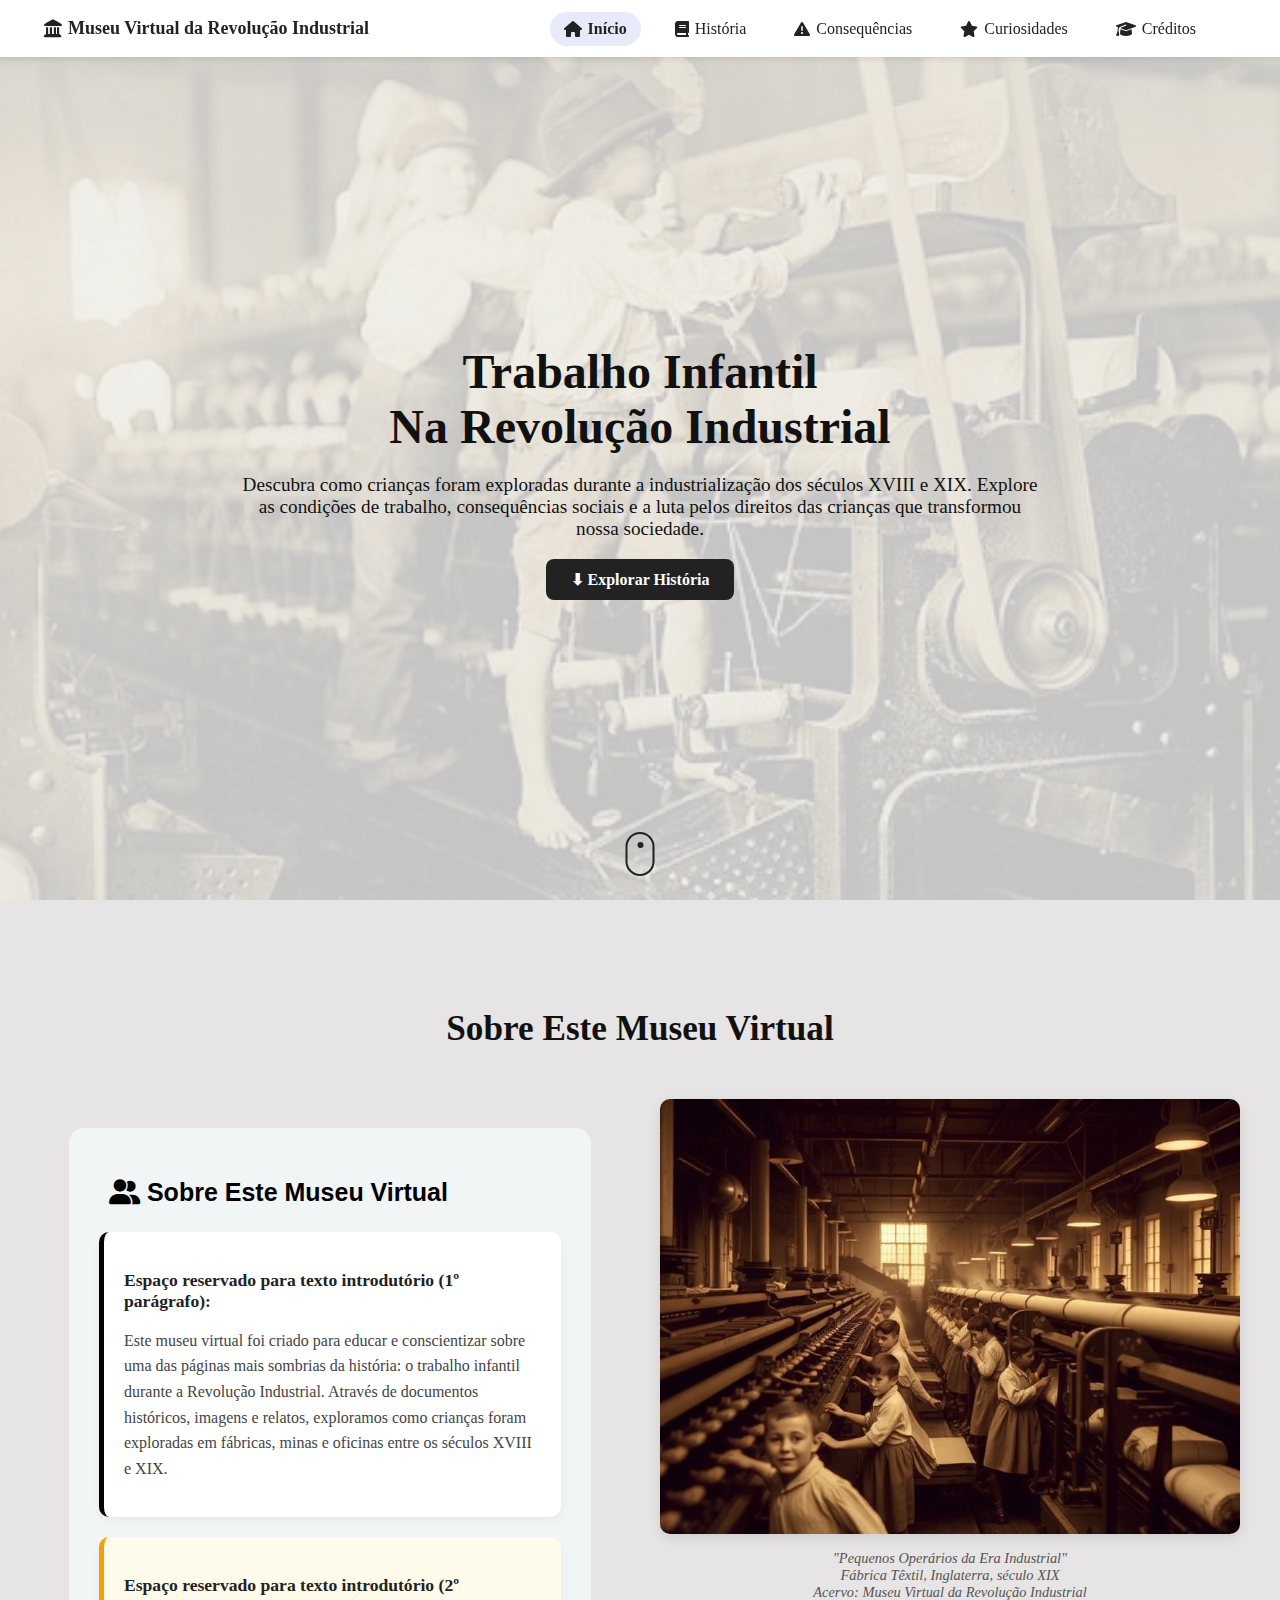
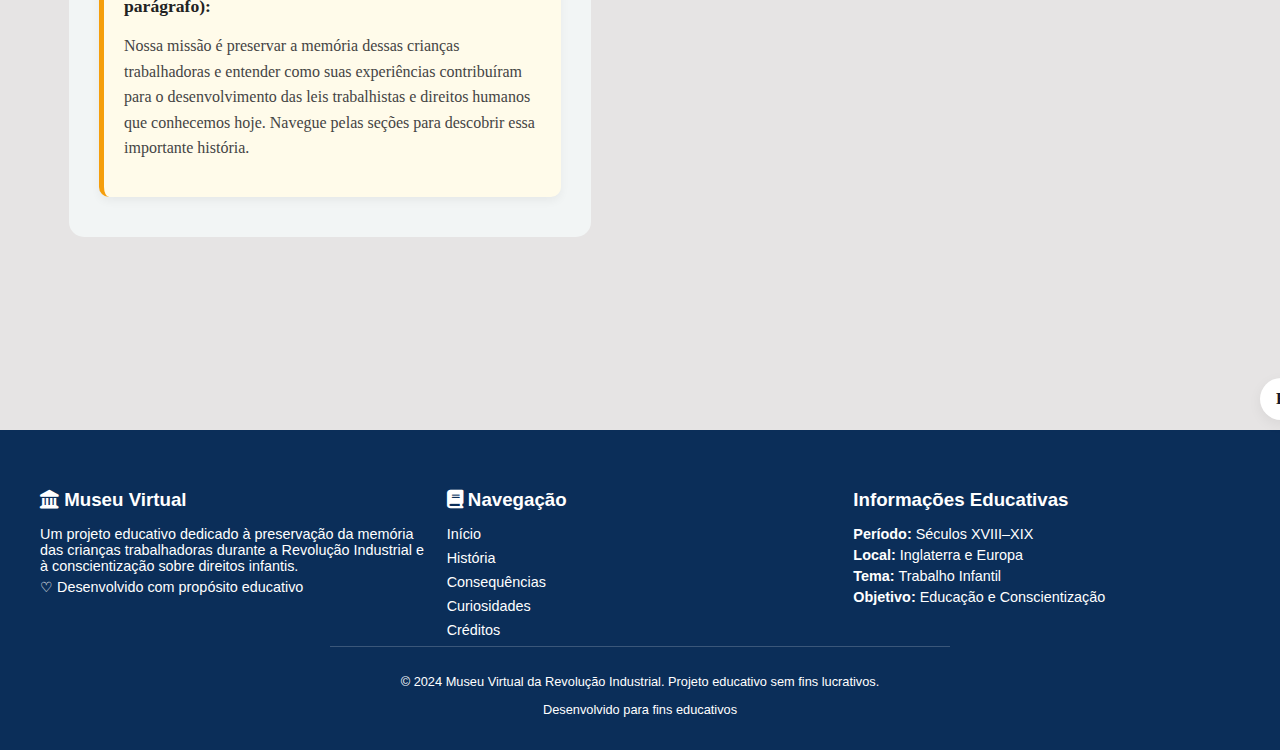
<file: index.html>
<!DOCTYPE html>
<html lang="en">
<head>
    <meta charset="UTF-8">
    <meta name="viewport" content="width=device-width, initial-scale=1.0">
    <link rel="stylesheet" href="index.css">
    <link rel="stylesheet" href="https://cdnjs.cloudflare.com/ajax/libs/font-awesome/6.4.0/css/all.min.css">
    <link href="https://fonts.googleapis.com/css2?family=Poppins&display=swap" rel="stylesheet">
    

    <title>MuseuVirtual</title>
</head>
<body>
    <header>
            <nav class="navbar">
            <div class="logo">
                <a href="index.html"><i class="fas fa-landmark"></i> Museu Virtual da Revolução Industrial</a>
            </div>
              <ul>
                <li><a href="index.html" class="active"><i class="fas fa-home"></i> Início</a></li>
                <li><a href="historia.html"><i class="fas fa-book"></i> História</a></li>
                <li><a href="consequencia.html"><i class="fas fa-triangle-exclamation"></i> Consequências</a></li>
                <li><a href="curiosidades.html"><i class="fas fa-star"></i> Curiosidades</a></li>
                <li><a href="creditos.html"><i class="fas fa-graduation-cap"></i> Créditos</a></li>
              </ul>
            </nav>
    </header>
    <section class="centro">
        <div class="centro-bg"></div> <!-- ESSE É O ESBRANQUIÇADO -->
        <div class="centro-content">
          <h1>Trabalho Infantil<br>Na Revolução Industrial</h1>
          <p>
            Descubra como crianças foram exploradas durante a industrialização dos séculos XVIII e XIX.
            Explore as condições de trabalho, consequências sociais e a luta pelos direitos das crianças
            que transformou nossa sociedade.
          </p>
          <a href="historia.html" class="btn">⬇ Explorar História</a>
        </div>
        <div class="scroll-indicator">
          <span></span>
        </div>
        </div>
    </section>
    <!-- começo logs --> 
    <section class="sobre-museu-2">
      <div class="wrap-2">
        <div class="sobre-header-2">
          <h2>Sobre Este Museu Virtual</h2>
        </div>
        <div class="sobre-grid-2">
          <div class="sobre-textos-2">
            <p class="texto-sobre-textos"><i class="fas fa-user-group"></i> Sobre Este Museu Virtual </p>
            <div class="card-2">
              <h3>Espaço reservado para texto introdutório (1º parágrafo):</h3>
              <p>
                Este museu virtual foi criado para educar e conscientizar sobre uma das páginas mais sombrias da história: o trabalho infantil durante a Revolução Industrial. Através de documentos históricos, imagens e relatos, exploramos como crianças foram exploradas em fábricas, minas e oficinas entre os séculos XVIII e XIX.
              </p>
            </div>
            <div class="card-2 destaque-2">
              <h3>Espaço reservado para texto introdutório (2º parágrafo):</h3>
              <p>
                Nossa missão é preservar a memória dessas crianças trabalhadoras e entender como suas experiências contribuíram para o desenvolvimento das leis trabalhistas e direitos humanos que conhecemos hoje. Navegue pelas seções para descobrir essa importante história.
              </p>
            </div>
          </div>
          <div class="sobre-img-2">
            <div class="img-ct"><img src="pequenos-operarios.jpg" alt="Pequenos Operários da Era Industrial"></div>
            <p class="legenda-2">"Pequenos Operários da Era Industrial"<br>Fábrica Têxtil, Inglaterra, século XIX<br>Acervo: Museu Virtual da Revolução Industrial</p>
          </div>
        </div>
      </div>
    </section>
    <!-- final logs -->
    <nav class="navegacao">
      <a class="botao" href="historia.html">
         História <span class="chev">▶</span>
      </a>
    </nav>
<footer class="footer">
    <div class="footer-container">
      <div class="footer-col">
        <h3><i class="fas fa-landmark"></i> Museu Virtual</h3>
        <p>Um projeto educativo dedicado à preservação da memória das crianças trabalhadoras durante a Revolução Industrial e à conscientização sobre direitos infantis.</p>
        <p>♡ Desenvolvido com propósito educativo</p>
      </div>
      <div class="footer-col">
        <h3><i class="fas fa-book"></i> Navegação</h3>
        <ul>
          <li><a href="index.html">Início</a></li>
          <li><a href="historia.html">História</a></li>
          <li><a href="consequencia.html">Consequências</a></li>
          <li><a href="curiosidades.html">Curiosidades</a></li>
          <li><a href="creditos.html">Créditos</a></li>
        </ul>
      </div>
      <div class="footer-col">
        <h3>Informações Educativas</h3>
        <p><strong>Período:</strong> Séculos XVIII–XIX</p>
        <p><strong>Local:</strong> Inglaterra e Europa</p>
        <p><strong>Tema:</strong> Trabalho Infantil</p>
        <p><strong>Objetivo:</strong> Educação e Conscientização</p>
      </div>
    </div>
    <div class="footer-bottom">
      <p>© 2024 Museu Virtual da Revolução Industrial. Projeto educativo sem fins lucrativos.</p>
      <p>Desenvolvido para fins educativos</p>
    </div>
  </footer>
  

</body>
</html>
</file>
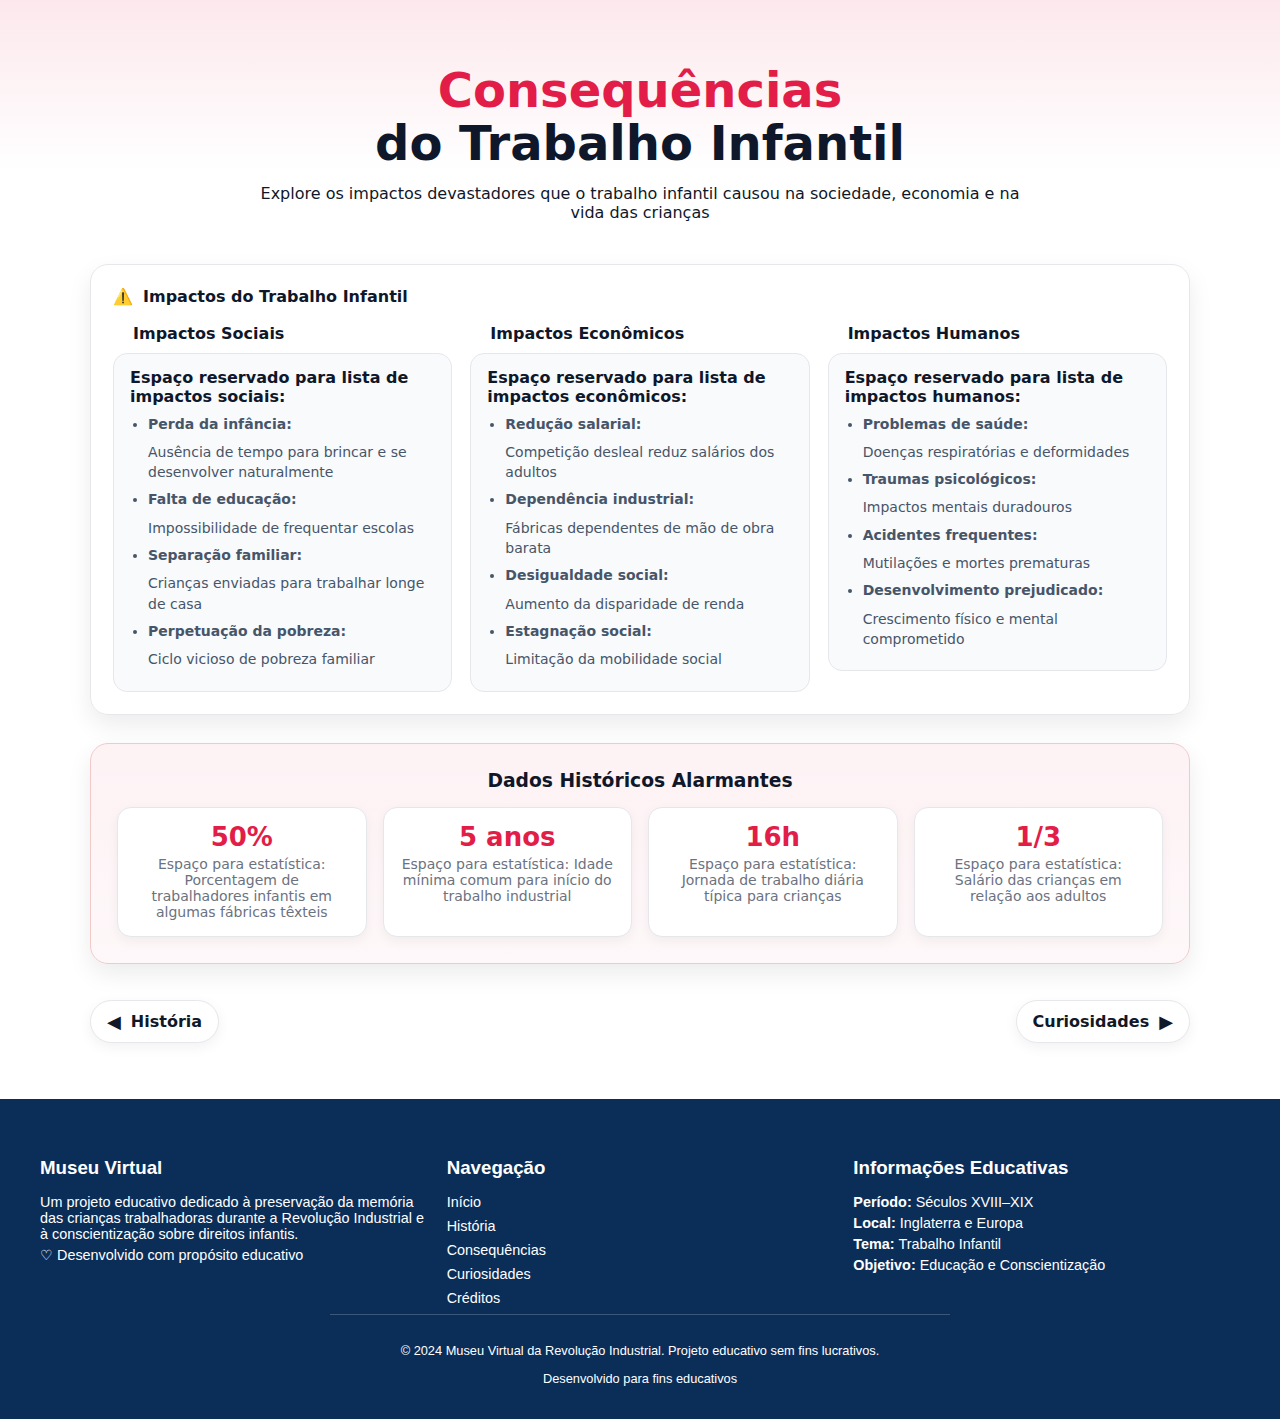
<file: consequencia.html>
<!DOCTYPE html>
<html lang="en">
<head>
    <meta charset="UTF-8">
    <meta name="viewport" content="width=device-width, initial-scale=1.0">
    <link rel="stylesheet" href="consequencia.css">
    <title>consequencias</title>
</head>
<body>
      <header class="topo">
    <h1><span class="vermelho">Consequências</span><br/> do Trabalho Infantil</h1>
    <p>Explore os impactos devastadores que o trabalho infantil causou na sociedade, economia e na vida das crianças</p>
  </header>

  <main class="container">

    <section class="cartao">
      <div class="titulo-cartao">
        <span class="icone">⚠️</span>
        <span>Impactos do Trabalho Infantil</span>
      </div>

      <div class="grade-impactos">
        <!-- Impactos Sociais -->
        <div class="impacto">
          <div class="cabecalho">
            <span class="bolinha" style="background: var(--azul);"></span>
            <span>Impactos Sociais</span>
          </div>
          <div class="caixa" style="box-shadow: inset 4px 0 0 var(--azul), inset 0 0 0 1px var(--anel);">
            <strong>Espaço reservado para lista de impactos sociais:</strong>
            <ul>
              <li><strong>Perda da infância:</strong> Ausência de tempo para brincar e se desenvolver naturalmente</li>
              <li><strong>Falta de educação:</strong> Impossibilidade de frequentar escolas</li>
              <li><strong>Separação familiar:</strong> Crianças enviadas para trabalhar longe de casa</li>
              <li><strong>Perpetuação da pobreza:</strong> Ciclo vicioso de pobreza familiar</li>
            </ul>
          </div>
        </div>

        <!-- Impactos Econômicos -->
        <div class="impacto">
          <div class="cabecalho">
            <span class="bolinha" style="background: var(--amarelo);"></span>
            <span>Impactos Econômicos</span>
          </div>
          <div class="caixa" style="box-shadow: inset 4px 0 0 var(--amarelo), inset 0 0 0 1px var(--anel);">
            <strong>Espaço reservado para lista de impactos econômicos:</strong>
            <ul>
              <li><strong>Redução salarial:</strong> Competição desleal reduz salários dos adultos</li>
              <li><strong>Dependência industrial:</strong> Fábricas dependentes de mão de obra barata</li>
              <li><strong>Desigualdade social:</strong> Aumento da disparidade de renda</li>
              <li><strong>Estagnação social:</strong> Limitação da mobilidade social</li>
            </ul>
          </div>
        </div>

        <!-- Impactos Humanos -->
        <div class="impacto">
          <div class="cabecalho">
            <span class="bolinha" style="background: var(--vermelho);"></span>
            <span>Impactos Humanos</span>
          </div>
          <div class="caixa" style="box-shadow: inset 4px 0 0 var(--vermelho), inset 0 0 0 1px var(--anel);">
            <strong>Espaço reservado para lista de impactos humanos:</strong>
            <ul>
              <li><strong>Problemas de saúde:</strong> Doenças respiratórias e deformidades</li>
              <li><strong>Traumas psicológicos:</strong> Impactos mentais duradouros</li>
              <li><strong>Acidentes frequentes:</strong> Mutilações e mortes prematuras</li>
              <li><strong>Desenvolvimento prejudicado:</strong> Crescimento físico e mental comprometido</li>
            </ul>
          </div>
        </div>
      </div>
    </section>

    <!-- Estatísticas -->
    <section class="estatisticas">
      <h3>Dados Históricos Alarmantes</h3>
      <div class="grade-estats">
        <div class="estat">
          <div class="valor">50%</div>
          <p>Espaço para estatística: Porcentagem de trabalhadores infantis em algumas fábricas têxteis</p>
        </div>
        <div class="estat">
          <div class="valor">5 anos</div>
          <p>Espaço para estatística: Idade mínima comum para início do trabalho industrial</p>
        </div>
        <div class="estat">
          <div class="valor">16h</div>
          <p>Espaço para estatística: Jornada de trabalho diária típica para crianças</p>
        </div>
        <div class="estat">
          <div class="valor">1/3</div>
          <p>Espaço para estatística: Salário das crianças em relação aos adultos</p>
        </div>
      </div>
    </section>

    <!-- Navegação -->
    <nav class="navegacao">
      <a class="botao" href="historia.html">
        <span class="chev">◀</span> História
      </a>
      <a class="botao" href="curiosidades.html">
        Curiosidades <span class="chev">▶</span>
      </a>
    </nav>

  </main>

  <footer class="footer">
    <div class="footer-container">
      <div class="footer-col">
        <h3><i class="fas fa-landmark"></i> Museu Virtual</h3>
        <p>Um projeto educativo dedicado à preservação da memória das crianças trabalhadoras durante a Revolução Industrial e à conscientização sobre direitos infantis.</p>
        <p>♡ Desenvolvido com propósito educativo</p>
      </div>
      <div class="footer-col">
        <h3><i class="fas fa-book"></i> Navegação</h3>
        <ul>
          <li><a href="index.html">Início</a></li>
          <li><a href="historia.html">História</a></li>
          <li><a href="consequencias.html">Consequências</a></li>
          <li><a href="curiosidades.html">Curiosidades</a></li>
          <li><a href="creditos.html">Créditos</a></li>
        </ul>
      </div>
      <div class="footer-col">
        <h3>Informações Educativas</h3>
        <p><strong>Período:</strong> Séculos XVIII–XIX</p>
        <p><strong>Local:</strong> Inglaterra e Europa</p>
        <p><strong>Tema:</strong> Trabalho Infantil</p>
        <p><strong>Objetivo:</strong> Educação e Conscientização</p>
      </div>
    </div>
    <div class="footer-bottom">
      <p>© 2024 Museu Virtual da Revolução Industrial. Projeto educativo sem fins lucrativos.</p>
      <p>Desenvolvido para fins educativos</p>
    </div>
  </footer>
</body>
</html>
</file>
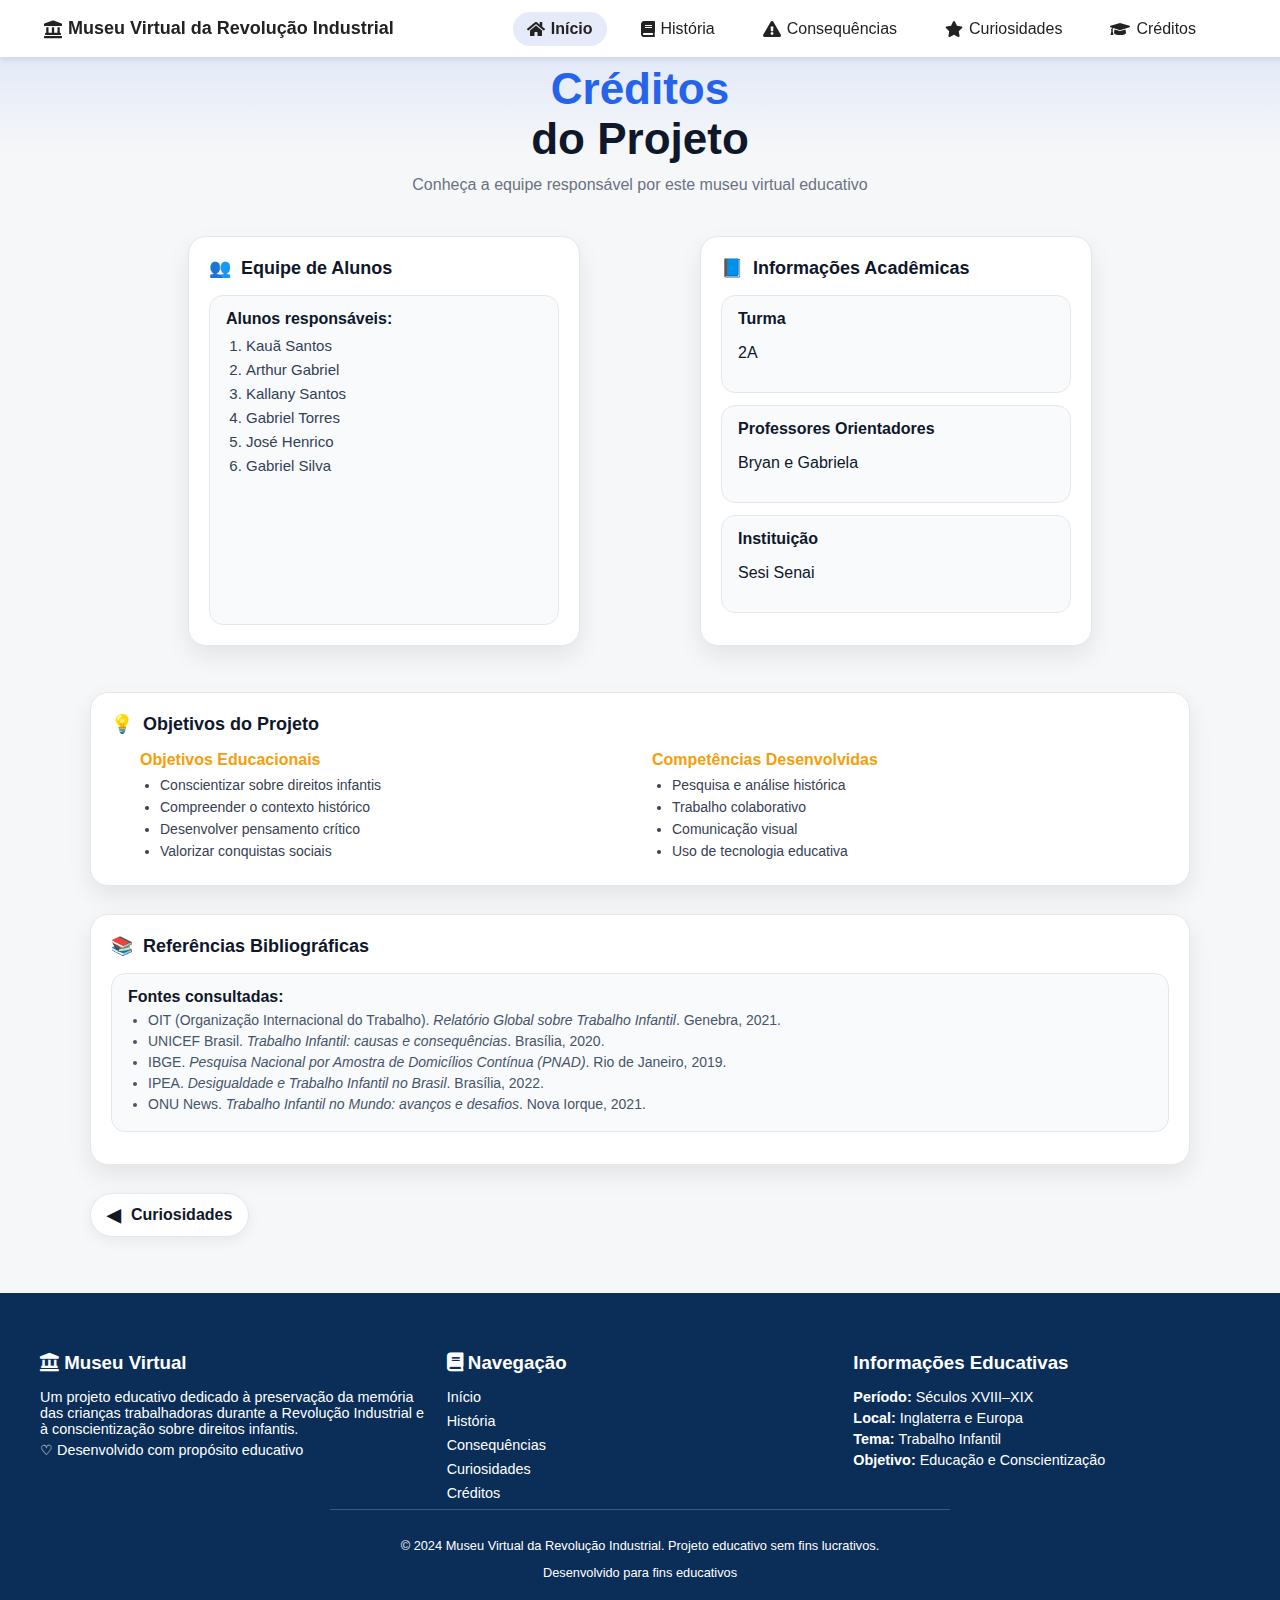
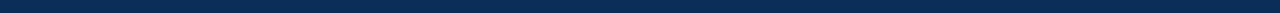
<file: creditos.html>
<!DOCTYPE html>
<html lang="pt-BR">
<head>
  <meta charset="UTF-8">
  <meta name="viewport" content="width=device-width, initial-scale=1.0">
  <title>Créditos</title>
  <link rel="stylesheet"
      href="https://cdnjs.cloudflare.com/ajax/libs/font-awesome/5.15.4/css/all.min.css">

  <link rel="stylesheet" href="creditos.css">
</head>
<body>
      <header>
            <nav class="navbar">
            <div class="logo">
                <a href="index.html"><i class="fas fa-landmark"></i> Museu Virtual da Revolução Industrial</a>
            </div>
              <ul>
                <li><a href="index.html" class="active"><i class="fas fa-home"></i> Início</a></li>
                <li><a href="historia.html"><i class="fas fa-book"></i> História</a></li>
                <li><a href="consequencia.html"><i class="fas fa-exclamation-triangle"></i>
</i> Consequências</a></li>
                <li><a href="curiosidades.html"><i class="fas fa-star"></i> Curiosidades</a></li>
                <li><a href="creditos.html"><i class="fas fa-graduation-cap"></i> Créditos</a></li>
              </ul>
            </nav>
    </header>
  <header class="topo">
    <h1><span class="azul">Créditos</span><br> do Projeto</h1>
    <p>Conheça a equipe responsável por este museu virtual educativo</p>
  </header>

  <main class="container">

    <!-- Equipe e Informações -->
    <section class="grade-2">
      <div class="cartao">
        <div class="titulo-cartao">
          <span class="icone">👥</span>
          <span>Equipe de Alunos</span>
        </div>
        <div class="caixa">
          <strong>Alunos responsáveis:</strong>
          <ol>
            <li>Kauã Santos</li>
            <li>Arthur Gabriel</li>
            <li>Kallany Santos</li>
            <li>Gabriel Torres</li>
            <li>José Henrico</li>
            <li>Gabriel Silva</li>
          </ol>
        </div>
      </div>

      <div class="cartao">
        <div class="titulo-cartao">
          <span class="icone" style="color:#f59e0b">📘</span>
          <span>Informações Acadêmicas</span>
        </div>
        <div class="caixa">
          <strong>Turma</strong>
          <p>2A</p>
        </div>
        <div class="caixa">
          <strong>Professores Orientadores</strong>
          <p>Bryan e Gabriela</p>
        </div>
        <div class="caixa">
          <strong>Instituição</strong>
          <p>Sesi Senai</p>
        </div>
      </div>
    </section>

    <!-- Objetivos -->
    <section class="cartao">
      <div class="titulo-cartao">
        <span class="icone">💡</span>
        <span>Objetivos do Projeto</span>
      </div>
      <div class="grade-2">
        <div>
          <h4 class="subtitulo-cartao">Objetivos Educacionais</h4>
          <ul class="lista">
            <li>Conscientizar sobre direitos infantis</li>
            <li>Compreender o contexto histórico</li>
            <li>Desenvolver pensamento crítico</li>
            <li>Valorizar conquistas sociais</li>
          </ul>
        </div>
        <div>
          <h4 class="subtitulo-cartao">Competências Desenvolvidas</h4>
          <ul class="lista">
            <li>Pesquisa e análise histórica</li>
            <li>Trabalho colaborativo</li>
            <li>Comunicação visual</li>
            <li>Uso de tecnologia educativa</li>
          </ul>
        </div>
      </div>
    </section>

    <!-- Referências -->
    <section class="cartao">
      <div class="titulo-cartao">
        <span class="icone">📚</span>
        <span>Referências Bibliográficas</span>
      </div>
      <div class="caixa">
        <strong>Fontes consultadas:</strong>
        <ul class="referencias">
          <li>OIT (Organização Internacional do Trabalho). <em>Relatório Global sobre Trabalho Infantil</em>. Genebra, 2021.</li>
          <li>UNICEF Brasil. <em>Trabalho Infantil: causas e consequências</em>. Brasília, 2020.</li>
          <li>IBGE. <em>Pesquisa Nacional por Amostra de Domicílios Contínua (PNAD)</em>. Rio de Janeiro, 2019.</li>
          <li>IPEA. <em>Desigualdade e Trabalho Infantil no Brasil</em>. Brasília, 2022.</li>
          <li>ONU News. <em>Trabalho Infantil no Mundo: avanços e desafios</em>. Nova Iorque, 2021.</li>
        </ul>
      </div>
    </section>

    <!-- Navegação -->
    <nav class="navegacao">
      <a class="botao" href="curiosidades.html"><span class="chev">◀</span> Curiosidades</a>
    </nav>

  </main>

    <footer class="footer">
    <div class="footer-container">
      <div class="footer-col">
        <h3><i class="fas fa-landmark"></i> Museu Virtual</h3>
        <p>Um projeto educativo dedicado à preservação da memória das crianças trabalhadoras durante a Revolução Industrial e à conscientização sobre direitos infantis.</p>
        <p>♡ Desenvolvido com propósito educativo</p>
      </div>
      <div class="footer-col">
        <h3><i class="fas fa-book"></i> Navegação</h3>
        <ul>
          <li><a href="index.html">Início</a></li>
          <li><a href="historia.html">História</a></li>
          <li><a href="consequencia.html">Consequências</a></li>
          <li><a href="curiosidades.html">Curiosidades</a></li>
          <li><a href="creditos.html">Créditos</a></li>
        </ul>
      </div>
      <div class="footer-col">
        <h3>Informações Educativas</h3>
        <p><strong>Período:</strong> Séculos XVIII–XIX</p>
        <p><strong>Local:</strong> Inglaterra e Europa</p>
        <p><strong>Tema:</strong> Trabalho Infantil</p>
        <p><strong>Objetivo:</strong> Educação e Conscientização</p>
      </div>
    </div>
    <div class="footer-bottom">
      <p>© 2024 Museu Virtual da Revolução Industrial. Projeto educativo sem fins lucrativos.</p>
      <p>Desenvolvido para fins educativos</p>
    </div>
  </footer>
</body>
</html>
</file>
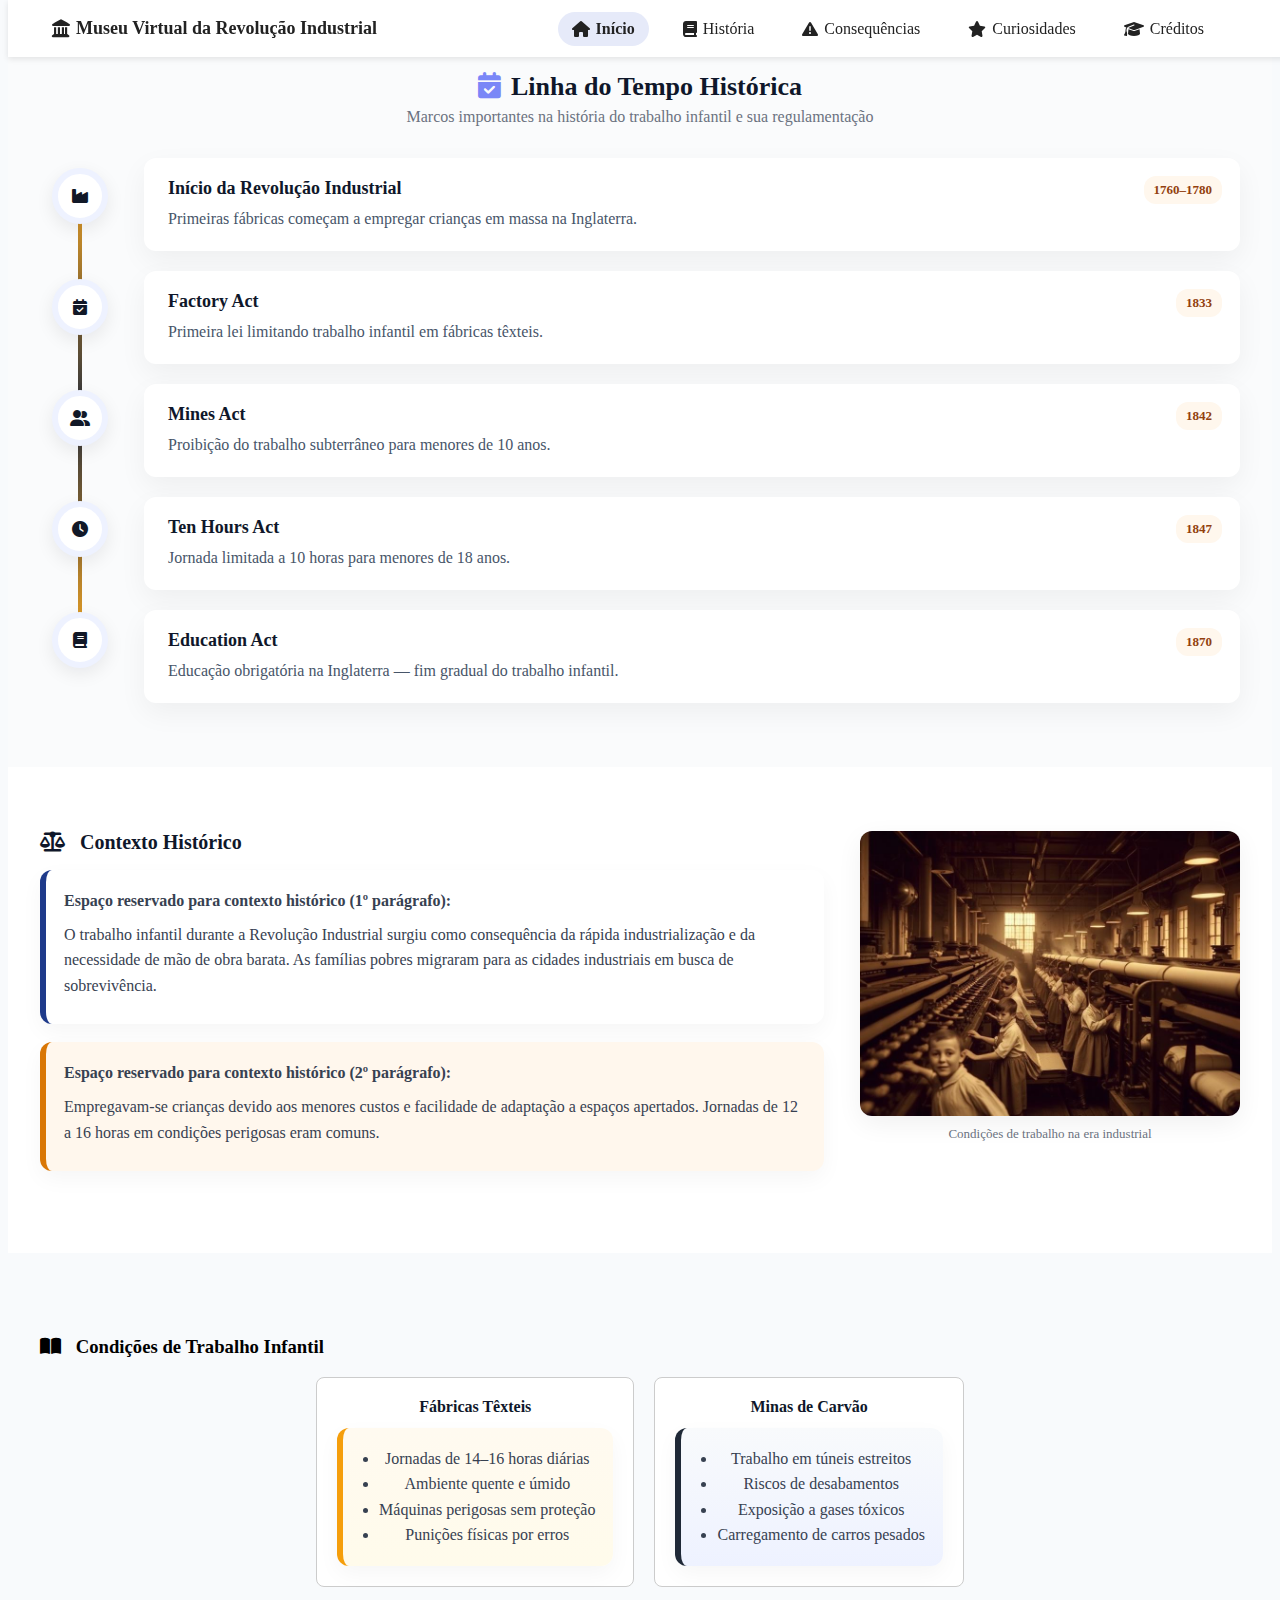
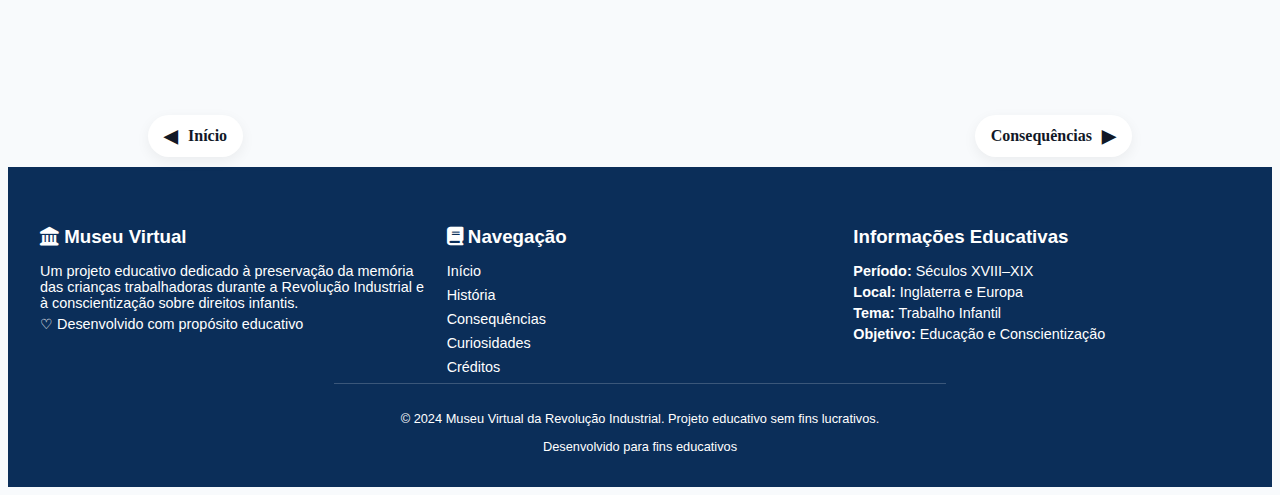
<file: historia.html>
<!DOCTYPE html>
<html lang="en">
<head>
    <meta charset="UTF-8">
    <meta name="viewport" content="width=device-width, initial-scale=1.0">
    <link rel="stylesheet" href="historia.css">
    <link rel="stylesheet" href="https://cdnjs.cloudflare.com/ajax/libs/font-awesome/6.4.0/css/all.min.css">
    <link href="https://fonts.googleapis.com/css2?family=Poppins&display=swap" rel="stylesheet">
    <title>história</title>
</head>
<body>
      <header>
            <nav class="navbar">
            <div class="logo">
                <a href="index.html"><i class="fas fa-landmark"></i> Museu Virtual da Revolução Industrial</a>
            </div>
              <ul>
                <li><a href="index.html" class="active"><i class="fas fa-home"></i> Início</a></li>
                <li><a href="historia.html"><i class="fas fa-book"></i> História</a></li>
                <li><a href="consequencia.html"><i class="fas fa-triangle-exclamation"></i> Consequências</a></li>
                <li><a href="curiosidades.html"><i class="fas fa-star"></i> Curiosidades</a></li>
                <li><a href="creditos.html"><i class="fas fa-graduation-cap"></i> Créditos</a></li>
              </ul>
            </nav>
    </header>
    <!-- Timeline histórica -->
<section class="timeline-section">
  <div class="timeline-wrap">
    <h2 class="timeline-title"><div class="icn-cl"><i class="fas fa-calendar-check"></i></div>Linha do Tempo Histórica</h2>
    <p class="timeline-sub">Marcos importantes na história do trabalho infantil e sua regulamentação</p>

    <div class="timeline-grid">
      <div class="timeline-line">
        <div class="timeline-node">
          <i class="fas fa-industry"></i>
        </div>
        <div class="timeline-node">
          <i class="fas fa-calendar-check"></i>
        </div>
        <div class="timeline-node">
          <i class="fas fa-user-friends"></i>
        </div>
        <div class="timeline-node">
          <i class="fas fa-clock"></i>
        </div>
        <div class="timeline-node">
          <i class="fas fa-book"></i>
        </div>
      </div>

      <div class="timeline-items">
        <article class="timeline-item">
          <h3>Início da Revolução Industrial</h3>
          <p>Primeiras fábricas começam a empregar crianças em massa na Inglaterra.</p>
          <span class="when">1760–1780</span>
        </article>

        <article class="timeline-item">
          <h3>Factory Act</h3>
          <p>Primeira lei limitando trabalho infantil em fábricas têxteis.</p>
          <span class="when">1833</span>
        </article>

        <article class="timeline-item">
          <h3>Mines Act</h3>
          <p>Proibição do trabalho subterrâneo para menores de 10 anos.</p>
          <span class="when">1842</span>
        </article>

        <article class="timeline-item">
          <h3>Ten Hours Act</h3>
          <p>Jornada limitada a 10 horas para menores de 18 anos.</p>
          <span class="when">1847</span>
        </article>

        <article class="timeline-item">
          <h3>Education Act</h3>
          <p>Educação obrigatória na Inglaterra — fim gradual do trabalho infantil.</p>
          <span class="when">1870</span>
        </article>
      </div>
    </div>
  </div>
</section>

<!-- Seção: Contexto histórico + Condições de trabalho -->
<section class="context-conditions">
  <div class="cc-wrap">
    <div class="cc-grid">
      <div class="context-card">
        <h3><span class="icn-bs"><i class="fas fa-balance-scale"></i></span> Contexto Histórico</h3>

        <div class="info-panel blue-panel">
          <p><strong>Espaço reservado para contexto histórico (1º parágrafo):</strong></p>
          <p>O trabalho infantil durante a Revolução Industrial surgiu como consequência da rápida industrialização e da necessidade de mão de obra barata. As famílias pobres migraram para as cidades industriais em busca de sobrevivência.</p>
        </div>

        <div class="info-panel amber-panel">
          <p><strong>Espaço reservado para contexto histórico (2º parágrafo):</strong></p>
          <p>Empregavam-se crianças devido aos menores custos e facilidade de adaptação a espaços apertados. Jornadas de 12 a 16 horas em condições perigosas eram comuns.</p>
        </div>
      </div>

      <aside class="cc-image">
        <img src="pequenos-operarios.jpg" alt="Pequenos Operários da Era Industrial">
        <p class="cc-caption">Condições de trabalho na era industrial</p>
      </aside>
    </div>
  </div>
</section>

<!-- Seção: Condições de Trabalho (cards lado a lado) -->
<section class="working-conditions">
  <div class="wc-wrap">
    <h3><span class="icn-bs"><i class="fa-solid fa-book-open"></i></span> Condições de Trabalho Infantil</h3>

    <div class="wc-grid">
      <div class="wc-box">
        <h4>Fábricas Têxteis</h4>
        <div class="wc-panel yellow-bg">
          <ul>
            <li>Jornadas de 14–16 horas diárias</li>
            <li>Ambiente quente e úmido</li>
            <li>Máquinas perigosas sem proteção</li>
            <li>Punições físicas por erros</li>
          </ul>
        </div>
      </div>

      <div class="wc-box">
        <h4>Minas de Carvão</h4>
        <div class="wc-panel gray-bg">
          <ul>
            <li>Trabalho em túneis estreitos</li>
            <li>Riscos de desabamentos</li>
            <li>Exposição a gases tóxicos</li>
            <li>Carregamento de carros pesados</li>
          </ul>
        </div>
      </div>
    </div>
  </div>
</section>

<nav class="navegacao">
  <a class="botao" href="index.html">
    <span class="chev">◀</span> Início
  </a>
  <a class="botao" href="consequencia.html">
    Consequências <span class="chev">▶</span>
  </a>
</nav>

  <footer class="footer">
    <div class="footer-container">
      <div class="footer-col">
        <h3><i class="fas fa-landmark"></i> Museu Virtual</h3>
        <p>Um projeto educativo dedicado à preservação da memória das crianças trabalhadoras durante a Revolução Industrial e à conscientização sobre direitos infantis.</p>
        <p>♡ Desenvolvido com propósito educativo</p>
      </div>
      <div class="footer-col">
        <h3><i class="fas fa-book"></i> Navegação</h3>
        <ul>
          <li><a href="index.html">Início</a></li>
          <li><a href="historia.html">História</a></li>
          <li><a href="consequencia.html">Consequências</a></li>
          <li><a href="curiosidades.html">Curiosidades</a></li>
          <li><a href="creditos.html">Créditos</a></li>
        </ul>
      </div>
      <div class="footer-col">
        <h3>Informações Educativas</h3>
        <p><strong>Período:</strong> Séculos XVIII–XIX</p>
        <p><strong>Local:</strong> Inglaterra e Europa</p>
        <p><strong>Tema:</strong> Trabalho Infantil</p>
        <p><strong>Objetivo:</strong> Educação e Conscientização</p>
      </div>
    </div>
    <div class="footer-bottom">
      <p>© 2024 Museu Virtual da Revolução Industrial. Projeto educativo sem fins lucrativos.</p>
      <p>Desenvolvido para fins educativos</p>
    </div>
  </footer>

</body>
</html>
</file>
<file: index.css>
body {
    width: 100%;
    margin: auto;
    background: rgb(230, 228, 228);
}
.navbar {
    background-color: #fff;
    position: fixed;
    top: 0;
    width: 100%;
    display: flex;
    justify-content: space-between;
    align-items: center;
    padding: 10px 30px;
    box-shadow: 0 2px 6px rgba(0,0,0,0.1);
    z-index: 10; 
  }
  
  .logo a {
    font-size: 18px;
    font-weight: bold;
    color: #222;
    text-decoration: none;
  }
  
  .navbar ul {
    list-style: none;
    display: flex;
    gap: 20px;
    margin: 0;
    padding: 0;
    padding-right: 100px;
  }
  
  .navbar li {
    display: inline;
  }
  
  .navbar a {
    color: #222;
    text-decoration: none;
    padding: 8px 14px;
    border-radius: 20px;    
    display: flex;
    align-items: center;
    gap: 6px;
    transition: all 0.3s ease;
  }
  
  .navbar a:hover {
    background-color: #f0f0f0;
  }
  
  .navbar a.active {
    background-color: #e6eaf9; /* cor da “pill” */
    font-weight: bold;
  }
  


  .centro {
    height: 100vh;
    background: url("banner.png") no-repeat center center/cover;
    display: flex;
    flex-direction: column;
    justify-content: center;
    align-items: center;
    text-align: center;
    color: #111;
    position: relative;
    overflow: hidden;
    
  }

  .centro-bg {
    position: absolute;
    top: 0;
    left: 0;
    width: 100%;
    height: 100%;
    background-color: rgba(245, 245, 245, 0.8); 
    z-index: 1; 
}

  .centro-content {
    position: relative;
    z-index: 2;
    max-width: 800px;
    padding: 20px;
  }
  
  .centro h1 {
    font-size: 3rem;
    font-weight: bold;
    margin-bottom: 20px;
  }
  
  .centro p {
    font-size: 1.2rem;
    margin-bottom: 30px;
  }
  
  .btn {
    background-color: #222;
    color: white;
    padding: 12px 25px;
    border-radius: 8px;
    text-decoration: none;
    font-weight: bold;
    transition: all 0.3s ease;
  }
  
  .btn:hover {
    background-color: #ffd700;
    color: #222;
    transform: scale(1.05);
  }
  

  .scroll-indicator {
    position: absolute;
    bottom: 20px;
    left: 50%;
    transform: translateX(-50%);
    z-index: 3;
}

  
  .scroll-indicator span {
    display: inline-block;
    width: 25px;
    height: 40px;
    border: 2px solid #222;
    border-radius: 20px;
    position: relative;
  }
  
  .scroll-indicator span::after {
    content: "";
    width: 6px;
    height: 6px;
    background: #222;
    border-radius: 50%;
    position: absolute;
    top: 8px;
    left: 50%;
    transform: translateX(-50%);
    animation: scroll 1.5s infinite;
  }

  /* usei chat gpt p botar animação */
  @keyframes scroll { 
    0% {
      top: 8px;
      opacity: 1;
    }
    50% {
      top: 20px;
      opacity: 0.5;
    }
    100% {
      top: 8px;
      opacity: 1;
    }
  }
  
  .sobre-museu-2 {
    padding: 80px 20px;
    background: rgb(230, 228, 228);
  }
  
  .wrap-2 {
    max-width: 1200px;
    margin: 0 auto;

  }
  
  .sobre-header-2 {
    text-align: center;
    margin-bottom: 50px;
  }
  
  .sobre-header-2 h2 {
    font-size: 2.2rem;
    font-weight: bold;
    color: #111;
  }
  
  .sobre-grid-2 {
    display: grid;
    grid-template-columns: 1fr 1fr;
    gap: 40px;
    align-items: start;
  }
  
  .card-2 {
    background: #fff;
    padding: 20px;
    border-radius: 10px;
    border-left: 5px solid black;
    box-shadow: 0 4px 10px rgba(0,0,0,0.05);
    margin-bottom: 20px;
  }
  
  .card-2 h3 {
    margin-bottom: 10px;
    font-size: 1.1rem;
    color: #222;
  }
  
  .card-2 p {
    font-size: 1rem;
    color: #444;
    line-height: 1.6;
  }
  
  .card-2.destaque-2 {
    border-left-color: #f59e0b;
    background: #fffbea;
  }
  
  .sobre-img-2 {
    text-align: center;
  }
  .img-ct{
    border-radius: 10px;
    transition: all 0.3s ease;
    
  }
  .img-ct:hover{
    transform: scale(1.05);
  }
  
  .sobre-img-2 img {
    max-width: 100%;
    border-radius: 10px;
    box-shadow: 0 4px 12px rgba(0,0,0,0.1);
  }
  
  .legenda-2 {
    margin-top: 12px;
    font-size: 0.9rem;
    color: #555;
    font-style: italic;
  }
  
  @media (max-width: 980px) {
    .sobre-grid-2 {
      grid-template-columns: 1fr;
    }
  
    .sobre-img-2 {
      order: -1;
    }
  }
  .sobre-textos-2{
    padding: 25px 30px 20px 30px;
    background: #f2f5f5;
    border-radius: 15px;
    margin: 5%;
    transition: all 0.3s ease;
  }

  .texto-sobre-textos{
    font-family: 'raleway', sans-serif;
  }
  .sobre-textos-2:hover{
    transform: scale(1.05);
    box-shadow: 0 8px 20px rgba(0,0,0,0.3); 
  }

  .texto-sobre-textos{
    font-weight: bold;
    font-size: 25px;
    padding-left: 10px;
  }
  .navegacao{
    display:flex;
    justify-content:space-between;
    align-items:center;
    gap:16px;
    margin-top: 22px;
    background: rgb(230, 228, 228);
    padding: 10px;
  }
  .botao{
  display: inline-flex;
  align-items: center;
  gap: 10px;
  padding: 10px 16px;
  background: #fff;
  border: 1px solid var(--anel);
  border-radius: 999px;
  text-decoration: none;
  color: #111827;
  font-weight: 600;
  box-shadow: 0 4px 14px rgba(0,0,0,.06);
  transition: transform .15s ease, box-shadow .15s ease, background .15s ease;
  margin-left: 1250px;
  

  }
  .botao:hover{
    transform: translateY(-2px);
    box-shadow: 0 8px 18px rgba(0,0,0,.08);
    background:#f9fafb;
  }
  .botao .chev{ font-size:18px; }

/* FOOTER LOGARITMICO */

.footer {
    background-color: #0b2e59;
    color: #fff;
    padding: 40px 20px 20px;
    font-family: Arial, sans-serif;
    width: 100%; /* garante que o footer ocupe 100% da tela */
    box-sizing: border-box; /* evita overflow por padding */
}

  
  .footer-container {
    display: flex;
    flex-wrap: wrap;
    justify-content: space-between;
    gap: 20px;
    max-width: 1200px;
    margin: auto;
  }
  
  .footer-col {
    flex: 1 1 250px;
  }
  
  .footer-col h3 {
    margin-bottom: 15px;
  }
  
  .footer-col p, 
  .footer-col ul {
    margin: 5px 0;
    font-size: 0.9rem;
  }
  
  .footer-col ul {
    list-style: none;
    padding: 0;
  }
  
  .footer-col ul li {
    margin-bottom: 8px;
  }
  
  .footer-col ul li a {
    color: #fff;
    text-decoration: none;
    transition: color 0.3s;
  }
  
  
  .footer-bottom {
    border-top: 1px solid rgba(255,255,255,0.2);
    margin-top: 20px;
    padding-top: 15px;
    flex-wrap: wrap;
    font-size: 0.8rem;
    align-items: center;
    text-align: center;
    width: 50%;
    margin: auto;
  }
</file>
<file: consequencia.css>
body{
    margin:0;
    font-family:Poppins, system-ui, -apple-system, "Segoe UI", Roboto, Helvetica, Arial, sans-serif;
    background: var(--fundo);
    color:#0f172a;
  }

  /* topo com gradiente */
  .topo{
    background: linear-gradient(180deg, rgba(225,29,72,.1), rgba(225,29,72,0) 70%);
    padding: 64px 16px 24px;
    text-align:center;
  }
  .topo h1{
    margin:0;
    font-size: clamp(28px, 4vw, 48px);
    line-height:1.1;
    font-weight:700;
  }
  .topo h1 .vermelho{ color: var(--cor-titulo); }
  .topo p{
    color: var(--texto-muted);
    max-width: 760px;
    margin: 14px auto 0;
    font-size: clamp(14px, 2vw, 16px);
  }

  /* container central */
  .container{
    max-width: 1100px;
    margin: 0 auto;
    padding: 0 16px 56px;
  }

  /* cartão principal */
  .cartao{
    background: var(--cartao);
    border:1px solid var(--anel);
    border-radius: var(--raio);
    box-shadow: var(--sombra);
    padding: 22px;
    margin: 18px auto 28px;
  }
  .titulo-cartao{
    display:flex;
    align-items:center;
    gap:10px;
    font-weight:700;
    margin-bottom: 18px;
  }

  /* grade de três colunas */
  .grade-impactos{
    display:grid;
    grid-template-columns: repeat(3,1fr);
    gap:18px;
  }
  @media (max-width: 960px){
    .grade-impactos{ grid-template-columns: 1fr; }
  }

  .impacto{
    display:flex;
    flex-direction:column;
    gap:10px;
  }
  .impacto .cabecalho{
    display:flex;
    align-items:center;
    gap:10px;
    font-weight:700;
  }
  .impacto .cabecalho .bolinha{
    width:10px;height:10px;border-radius:50%;
  }
  .impacto .caixa{
    background:#f8fafc;
    border:1px solid var(--anel);
    border-radius: 14px;
    padding: 14px 16px;
    box-shadow: inset 0 0 0 3px rgba(0,0,0,.02);
  }
  .impacto .caixa strong{
    display:block;
    margin-bottom:8px;
  }
  .impacto ul{
    margin:0;padding-left:18px;
    color:#475569;
    line-height:1.45;
    font-size:14px;
  }
  .impacto li{ margin:7px 0; }

  /* seção de estatísticas */
  .estatisticas{
    margin: 22px auto 36px;
    padding: 26px;
    background: linear-gradient(180deg, rgba(225,29,72,.06), rgba(225,29,72,.03));
    border:1px solid #f1c9c9;
    border-radius: var(--raio);
    box-shadow: var(--sombra);
  }
  .estatisticas h3{
    margin:0 0 16px;
    text-align:center;
    font-weight:700;
  }
  .grade-estats{
    display:grid;
    grid-template-columns: repeat(4,1fr);
    gap:16px;
  }
  @media (max-width: 960px){
    .grade-estats{ grid-template-columns: repeat(2,1fr); }
  }
  @media (max-width: 560px){
    .grade-estats{ grid-template-columns: 1fr; }
  }
  .estat{
    background:#fff;
    border:1px solid var(--anel);
    border-radius:14px;
    padding:16px;
    text-align:center;
    box-shadow: 0 4px 12px rgba(0,0,0,.05);
  }
  .estat .valor{
    color: var(--cor-titulo);
    font-weight:700;
    font-size: 26px;
    line-height:1;
    margin-bottom: 6px;
  }
  .estat p{
    margin:0;
    color:#6b7280;
    font-size:14px;
  }

  /* navegação inferior */
  .navegacao{
    display:flex;
    justify-content:space-between;
    align-items:center;
    gap:16px;
    margin-top: 22px;
  }
  .botao{
    display:inline-flex;
    align-items:center;
    gap:10px;
    padding: 10px 16px;
    background:#fff;
    border:1px solid var(--anel);
    border-radius: 999px;
    text-decoration:none;
    color:#111827;
    font-weight:600;
    box-shadow: 0 4px 14px rgba(0,0,0,.06);
    transition: transform .15s ease, box-shadow .15s ease, background .15s ease;
  }
  .botao:hover{
    transform: translateY(-2px);
    box-shadow: 0 8px 18px rgba(0,0,0,.08);
    background:#f9fafb;
  }
  .botao .chev{ font-size:18px; }

  .topo h1{
  font-weight: 800;
}
.topo h1 .vermelho{ color:#e11d48; } /* ou sua cor preferida */

/* Card principal: mais arredondado e com sombra */
.cartao{
  border-radius: 18px;
  box-shadow: 0 10px 25px rgba(0,0,0,.08);
  border:1px solid #e5e7eb;
}

/* Título do card: alinhamento e ícone evidente */
.titulo-cartao{
  gap: 10px;
  font-weight: 700;
}
.titulo-cartao .icone{ color:#ef4444; }

/* Grade dos três blocos: respiro e caixinhas com “faixa” colorida à esquerda */
.grade-impactos{ gap: 18px; }

.impacto .caixa{
  background:#f8fafc;
  border:1px solid #e5e7eb;
  border-radius:14px;
  padding:14px 16px;
  box-shadow: inset 0 0 0 3px rgba(0,0,0,.02);
}

/* aplica a faixa por coluna (ajuste as cores se quiser) */
.grade-impactos .impacto:nth-child(1) .caixa{ box-shadow: inset 4px 0 0 #0ea5e9, inset 0 0 0 1px #e5e7eb; }
.grade-impactos .impacto:nth-child(2) .caixa{ box-shadow: inset 4px 0 0 #f59e0b, inset 0 0 0 1px #e5e7eb; }
.grade-impactos .impacto:nth-child(3) .caixa{ box-shadow: inset 4px 0 0 #ef4444, inset 0 0 0 1px #e5e7eb; }

/* texto da lista um pouco menor e cinza */
.impacto ul{ color:#475569; font-size:14px; line-height:1.45; }
.impacto li{ margin:7px 0; }

/* Seção de estatísticas com gradiente suave e borda rosada */
.estatisticas{
  background: linear-gradient(180deg, rgba(225,29,72,.06), rgba(225,29,72,.03));
  border:1px solid #f1c9c9;
  border-radius:18px;
  box-shadow: 0 10px 25px rgba(0,0,0,.08);
  padding:26px;
}

/* Cards das estatísticas: “cartõezinhos” brancos */
.grade-estats{ gap:16px; }
.estat{
  background:#fff;
  border:1px solid #e5e7eb;
  border-radius:14px;
  box-shadow: 0 4px 12px rgba(0,0,0,.05);
  padding:16px;
  text-align:center;
}
.estat .valor{
  color:#e11d48;
  font-weight:800;
  font-size:26px;
  margin-bottom:6px;
}

/* Botões inferiores: pílula, sombra leve, hover */
.navegacao{ margin-top:22px; }
.botao{
  background:#fff;
  border:1px solid #e5e7eb;
  border-radius:999px;
  padding:10px 16px;
  font-weight:600;
  text-decoration:none;
  color:#111827;
  box-shadow: 0 4px 14px rgba(0,0,0,.06);
  transition: transform .15s ease, box-shadow .15s ease, background .15s ease;
}
.botao:hover{
  transform: translateY(-2px);
  box-shadow: 0 8px 18px rgba(0,0,0,.08);
  background:#f9fafb;
}

.footer {
    background-color: #0b2e59;
    color: #fff;
    padding: 40px 20px 20px;
    font-family: Arial, sans-serif;
    width: 100%; /* garante que o footer ocupe 100% da tela */
    box-sizing: border-box; /* evita overflow por padding */
}

  
  .footer-container {
    display: flex;
    flex-wrap: wrap;
    justify-content: space-between;
    gap: 20px;
    max-width: 1200px;
    margin: auto;
  }
  
  .footer-col {
    flex: 1 1 250px;
  }
  
  .footer-col h3 {
    margin-bottom: 15px;
  }
  
  .footer-col p, 
  .footer-col ul {
    margin: 5px 0;
    font-size: 0.9rem;
  }
  
  .footer-col ul {
    list-style: none;
    padding: 0;
  }
  
  .footer-col ul li {
    margin-bottom: 8px;
  }
  
  .footer-col ul li a {
    color: #fff;
    text-decoration: none;
    transition: color 0.3s;
  }
  
  
  .footer-bottom {
    border-top: 1px solid rgba(255,255,255,0.2);
    margin-top: 20px;
    padding-top: 15px;
    flex-wrap: wrap;
    font-size: 0.8rem;
    align-items: center;
    text-align: center;
    width: 50%;
    margin: auto;
  }
</file>
<file: creditos.css>
body {
  margin: 0;
  font-family: Poppins, Arial, sans-serif;
  background: #f6f7f9;
  color: #0f172a;
}

.navbar {
    background-color: #fff;
    position: fixed;
    top: 0;
    width: 100%;
    display: flex;
    justify-content: space-between;
    align-items: center;
    padding: 10px 30px;
    box-shadow: 0 2px 6px rgba(0,0,0,0.1);
    z-index: 10; 
  }
  
  .logo a {
    font-size: 18px;
    font-weight: bold;
    color: #222;
    text-decoration: none;
  }
  
  .navbar ul {
    list-style: none;
    display: flex;
    gap: 20px;
    margin: 0;
    padding: 0;
    padding-right: 100px;
  }
  
  .navbar li {
    display: inline;
  }
  
  .navbar a {
    color: #222;
    text-decoration: none;
    padding: 8px 14px;
    border-radius: 20px;    
    display: flex;
    align-items: center;
    gap: 6px;
    transition: all 0.3s ease;
  }
  
  .navbar a:hover {
    background-color: #f0f0f0;
  }
  
  .navbar a.active {
    background-color: #e6eaf9; /* cor da “pill” */
    font-weight: bold;
  }
  

.topo {
  background: linear-gradient(180deg, rgba(37,99,235,.15), rgba(37,99,235,0) 70%);
  padding: 64px 16px 24px;
  text-align: center;
}
.topo h1 {
  margin: 0;
  font-size: clamp(28px, 4vw, 44px);
  font-weight: 800;
}
.topo .azul { color: #2563eb; }
.topo p {
  color: #6b7280;
  max-width: 760px;
  margin: 12px auto 0;
  font-size: clamp(14px, 2vw, 16px);
}

.container {
  max-width: 1100px;
  margin: 0 auto;
  padding: 0 16px 56px;
}

.cartao {
  background: #ffffff;
  border: 1px solid #e5e7eb;
  border-radius: 18px;
  box-shadow: 0 10px 25px rgba(0,0,0,.08);
  padding: 22px;
  margin: 18px auto 28px;
    flex: 1;
  padding: 20px;
  min-width: 350px; /* cada cartão mais largo */
  transition: all 0.5 ease;
}

.cartao:hover{
  transform: scale(1.05);
    box-shadow: 0 10px 25px rgba(0,0,0,.08);
}
.titulo-cartao {
  display: flex;
  align-items: center;
  gap: 10px;
  font-weight: 700;
  margin-bottom: 16px;
  font-size: 18px;
}

.grade-2 {
  display: grid;
  grid-template-columns: 1fr 1fr; /* continua 2 colunas */
  gap: 24px; /* espaço entre os cartões */
  max-width: 1000px; /* deixa a grade maior */
  margin: 0 auto
}
@media (max-width: 900px) {
  .grade-2 { grid-template-columns: 1fr; }
}

.caixa {
  background: #f8fafc;
  border: 1px solid #e5e7eb;
  border-radius: 14px;
  padding: 14px 16px;
  margin-bottom: 12px;
}


.caixa strong {
  display: block;
  margin-bottom: 6px;
  font-weight: 600;
}

ol { padding-left: 20px; margin: 0; }
ul { padding-left: 20px; margin: 0; }
.lista li { margin: 6px 0; color: #374151; font-size: 14px; }
.referencias li { margin: 5px 0; color: #475569; font-size: 14px; }

.subtitulo-cartao {
  margin: 0 0 8px;
  font-weight: 700;
  color: #f59e0b;
}

.navegacao {
  display: flex;
  justify-content: space-between;
  margin-top: 24px;
}
.botao {
  display: inline-flex;
  align-items: center;
  gap: 10px;
  padding: 10px 16px;
  background: #fff;
  border: 1px solid #e5e7eb;
  border-radius: 999px;
  text-decoration: none;
  color: #111827;
  font-weight: 600;
  box-shadow: 0 4px 14px rgba(0,0,0,.06);
  transition: transform .15s ease, box-shadow .15s ease;
}
.botao:hover {
  transform: translateY(-2px);
  box-shadow: 0 8px 18px rgba(0,0,0,.08);
}
.chev { font-size: 18px; }

.grade-2 > .cartao:first-child{
  display: flex;               /* vira coluna */
  flex-direction: column;
}

/* A caixa interna (onde está a lista) expande e remove o espaço de baixo */
.grade-2 > .cartao:first-child .caixa{
  flex: 1;                      /* cresce até a base do card */
  display: flex;
  flex-direction: column;
  margin-bottom: 0;
}

/* Deixa a lista preencher bem a área */
.grade-2 > .cartao:first-child .caixa ol{
  flex: 1;
  margin: 0;
  padding-left: 20px;
  font-size: 15px;
  line-height: 1.6;
  color: #334155;}

  .footer {
    background-color: #0b2e59;
    color: #fff;
    padding: 40px 20px 20px;
    font-family: Arial, sans-serif;
    width: 100%; /* garante que o footer ocupe 100% da tela */
    box-sizing: border-box; /* evita overflow por padding */
}

  
  .footer-container {
    display: flex;
    flex-wrap: wrap;
    justify-content: space-between;
    gap: 20px;
    max-width: 1200px;
    margin: auto;
  }
  
  .footer-col {
    flex: 1 1 250px;
  }
  
  .footer-col h3 {
    margin-bottom: 15px;
  }
  
  .footer-col p, 
  .footer-col ul {
    margin: 5px 0;
    font-size: 0.9rem;
  }
  
  .footer-col ul {
    list-style: none;
    padding: 0;
  }
  
  .footer-col ul li {
    margin-bottom: 8px;
  }
  
  .footer-col ul li a {
    color: #fff;
    text-decoration: none;
    transition: color 0.3s;
  }
  
  
  .footer-bottom {
    border-top: 1px solid rgba(255,255,255,0.2);
    margin-top: 20px;
    padding-top: 15px;
    flex-wrap: wrap;
    font-size: 0.8rem;
    align-items: center;
    text-align: center;
    width: 50%;
    margin: auto;
  }
</file>
<file: historia.css>
body{
  background-color: #f8fafc;
}

.navbar {
    background-color: #fff;
    position: fixed;
    top: 0;
    width: 100%;
    display: flex;
    justify-content: space-between;
    align-items: center;
    padding: 10px 30px;
    box-shadow: 0 2px 6px rgba(0,0,0,0.1);
    z-index: 10; 
  }
  
  .logo a {
    font-size: 18px;
    font-weight: bold;
    color: #222;
    text-decoration: none;
  }
  
  .navbar ul {
    list-style: none;
    display: flex;
    gap: 20px;
    margin: 0;
    padding: 0;
    padding-right: 100px;
  }
  
  .navbar li {
    display: inline;
  }
  
  .navbar a {
    color: #222;
    text-decoration: none;
    padding: 8px 14px;
    border-radius: 20px;    
    display: flex;
    align-items: center;
    gap: 6px;
    transition: all 0.3s ease;
  }
  
  .navbar a:hover {
    background-color: #f0f0f0;
  }
  
  .navbar a.active {
    background-color: #e6eaf9; /* cor da “pill” */
    font-weight: bold;
  }
  
/* TIMELINE */
.timeline-section {
  padding: 64px 20px;
  background: #fafbfc;
}

.timeline-wrap {
  max-width: 1200px;
  margin: 0 auto;
}

.icn-cl{
  display: inline-block;
  padding-right: 10px;
  color: rgb(122, 135, 247)
}

.icn-bs{
  display: inline-block;
  padding-right: 10px;
}

.timeline-title {
  text-align: center;
  font-size: 26px;
  margin: 0 0 6px;
  color: #0f172a;
}

.timeline-sub {
  text-align: center;
  margin: 0 0 32px;
  color: #6b7280;
}

/* grid com linha e itens */
.timeline-grid {
  display: grid;
  grid-template-columns: 80px 1fr;
  gap: 24px;
  align-items: start;
}

/* linha vertical com nós */
.timeline-line {
  position: relative;
  display: flex;
  flex-direction: column;
  align-items: center;
  gap: 55px;
  padding-top: 10px;
}

.timeline-line::before {
  content: "";
  position: absolute;
  left: 50%;
  transform: translateX(-50%);
  top: 18px;
  bottom: 18px;
  width: 4px;
  background: linear-gradient(#f59e0b, #111827, #f59e0b);
  opacity: 0.9;
  border-radius: 2px;
  z-index: 0;
}

/* cada nó circular */
.timeline-node {
  width: 44px;
  height: 44px;
  border-radius: 50%;
  background: #ffffff;
  display: flex;
  align-items: center;
  justify-content: center;
  box-shadow: 0 6px 18px rgba(2,6,23,0.08);
  border: 6px solid #eef2ff;
  font-size: 16px;
  color: #111827;
  z-index: 1;
}

/* itens da timeline (cards) */
.timeline-items {
  display: flex;
  flex-direction: column;
  gap: 20px;
}

.timeline-item {
  background: #ffffff;
  padding: 20px 24px;
  border-radius: 12px;
  box-shadow: 0 10px 28px rgba(2,6,23,0.05);
  position: relative;
  overflow: hidden;
  transition: all 0.3s ease;
}
.timeline-item:hover {
  transform: scale(1.02);
  color:pink;
}
.timeline-item:hover h3{
    color:#3f42e8;
}
.timeline-item h3 {
  margin: 0 0 8px;
  font-size: 18px;
  color: #0f172a;
}

.timeline-item p {
  margin: 0;
  color: #475569;
  line-height: 1.5;
}

.timeline-item .when {
  position: absolute;
  right: 18px;
  top: 18px;
  background: #fff7ed;
  color: #92400e;
  padding: 6px 10px;
  border-radius: 12px;
  font-size: 13px;
  font-weight: 700;
}

/* CONTEXTO E IMAGEM */
.context-conditions {
  padding: 64px 20px;
  background: #ffffff;
}

.cc-wrap {
  max-width: 1200px;
  margin: 0 auto;
}

.cc-grid {
  display: grid;
  grid-template-columns: 1fr 380px;
  gap: 36px;
  align-items: start;
}

.context-card h3 {
  margin: 0 0 16px;
  color: #0f172a;
  font-size: 20px;
}
.context-card{
    transition: all 0.3s ease;
}
.context-card:hover{
    transform: scale(1.02);
}
.info-panel {
  background: #ffffff;
  padding: 18px;
  border-radius: 12px;
  box-shadow: 0 8px 22px rgba(2,6,23,0.04);
  margin-bottom: 18px;
  border-left: 6px solid transparent;
}

.info-panel p {
  margin: 0 0 8px;
  color: #374151;
  line-height: 1.6;
}

/* cores dos painéis */
.blue-panel {
  border-left-color: #1e3a8a;
}

.amber-panel {
  border-left-color: #d97706;
  background: #fff7ed;
}

/* imagem lateral */
.cc-image img {
  width: 100%;
  border-radius: 12px;
  box-shadow: 0 8px 26px rgba(2,6,23,0.06);
  display: block;
  transition: all 0.3s ease;
}
.cc-image img:hover {
  transform: scale(1.03);
}
.cc-caption {
  margin: 10px 0 0;
  color: #6b7280;
  text-align: center;
  font-size: 13px;
}

/* CONDIÇÕES DE TRABALHO */
.working-conditions {
  padding: 64px 20px 96px;
  background: #f8fafc;
  transition: all 0.3s ease;
}
.working-conditions:hover{
    transform: scale(1.02);
}
.wc-wrap {
  max-width: 1200px;
  margin: 0 auto;
}

.wc-title {
  margin: 0 0 20px;
  font-size: 20px;
  color: #0f172a;
}

/* grid com dois boxes lado a lado */
.wc-grid {
  display: grid;
  grid-template-columns: 1fr 1fr;
  gap: 24px;
}
.wc-box h4 {
  margin: 0 0 12px;
  color: #0f172a;
}

.wc-panel {
  background: #ffffff;
  padding: 18px;
  border-radius: 12px;
  box-shadow: 0 8px 22px rgba(2,6,23,0.04);
}

.yellow-bg {
  background: linear-gradient(180deg, #fffaf0, #fffbeb);
  border-left: 6px solid #f59e0b;
}

.gray-bg {
  background: linear-gradient(180deg, #f8fafc, #eef2ff);
  border-left: 6px solid #1f2937;
}

.wc-panel ul {
  margin: 0;
  padding-left: 18px;
  color: #374151;
  line-height: 1.6;
}

/* RESPONSIVO */
@media (max-width: 980px) {
  .timeline-grid {
    grid-template-columns: 60px 1fr;
  }

  .cc-grid {
    grid-template-columns: 1fr;
  }

  .wc-grid {
    grid-template-columns: 1fr;
  }

  .cc-image {
    order: -1;
  }
}

@media (max-width: 420px) {
  .timeline-node {
    width: 36px;
    height: 36px;
  }

  .timeline-item {
    padding: 16px;
  }

  .timeline-section {
    padding: 40px 12px;
  }

  .context-conditions,
  .working-conditions {
    padding: 40px 12px;
  }
}

.navegacao {
  display: flex;
  justify-content: space-between; /* Distribui os botões nas extremidades */
  align-items: center;
  gap: 16px;
  margin-top: 22px;
  background: #f8fafc;
  padding: 10px;
}

.botao {
  display: inline-flex;
  align-items: center;
  gap: 10px;
  padding: 10px 16px;
  background: #fff;
  border: 1px solid var(--anel);
  border-radius: 999px;
  text-decoration: none;
  color: #111827;
  font-weight: 600;
  box-shadow: 0 4px 14px rgba(0,0,0,.06);
  transition: transform .15s ease, box-shadow .15s ease, background .15s ease;
  margin-right: 130px;
  margin-left: 130px;
}

.botao:hover {
  transform: translateY(-2px);
  box-shadow: 0 8px 18px rgba(0, 0, 0, .08);
  background: #f9fafb;
}

.botao .chev {
  font-size: 18px;
}
  
  .wc-grid {
    display: flex;
    justify-content: center; /* Centraliza os cards horizontalmente */
    gap: 20px; /* Espaçamento entre os cards */
  }
  
  .wc-box {
    display: inline-block; /* Faz o card ocupar apenas o espaço necessário */
    width: fit-content; /* Ajusta o tamanho ao conteúdo */
    padding: 20px;
    text-align: center; /* Centraliza o texto dentro do card */
    transition: transform 0.3s ease; /* Animação de aumento */
    border: 1px solid #ccc; /* Adiciona uma borda para visualização */
    border-radius: 8px; /* Bordas arredondadas */
    background-color: #fff; /* Fundo branco para destaque */
  }
  
  .wc-box:hover {
    transform: scale(1.1); /* Aumenta o tamanho do card ao passar o mouse */
  }
  
  .wc-panel {
    margin-top: 10px; /* Espaçamento entre o título e o conteúdo */
  }

  .footer {
    background-color: #0b2e59;
    color: #fff;
    padding: 40px 20px 20px;
    font-family: Arial, sans-serif;
    width: 100%; /* garante que o footer ocupe 100% da tela */
    box-sizing: border-box; /* evita overflow por padding */
}

  
  .footer-container {
    display: flex;
    flex-wrap: wrap;
    justify-content: space-between;
    gap: 20px;
    max-width: 1200px;
    margin: auto;
  }
  
  .footer-col {
    flex: 1 1 250px;
  }
  
  .footer-col h3 {
    margin-bottom: 15px;
  }
  
  .footer-col p, 
  .footer-col ul {
    margin: 5px 0;
    font-size: 0.9rem;
  }
  
  .footer-col ul {
    list-style: none;
    padding: 0;
  }
  
  .footer-col ul li {
    margin-bottom: 8px;
  }
  
  .footer-col ul li a {
    color: #fff;
    text-decoration: none;
    transition: color 0.3s;
  }
  
  
  .footer-bottom {
    border-top: 1px solid rgba(255,255,255,0.2);
    margin-top: 20px;
    padding-top: 15px;
    flex-wrap: wrap;
    font-size: 0.8rem;
    align-items: center;
    text-align: center;
    width: 50%;
    margin: auto;
  }
</file>
